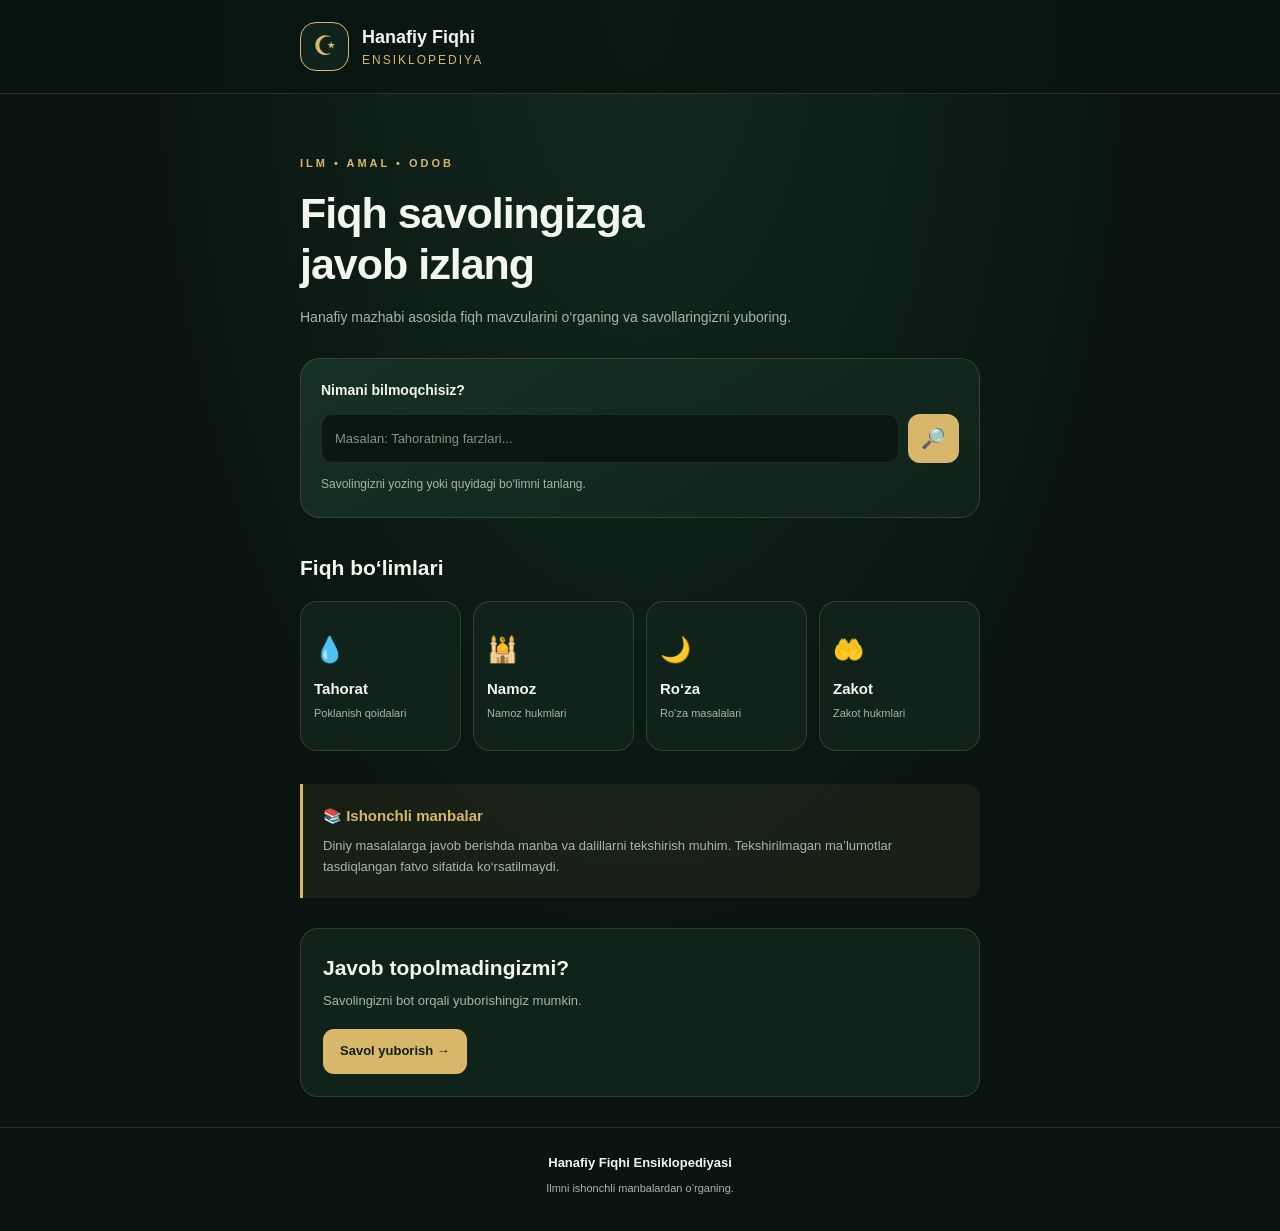
<file: docs/index.html>
<!DOCTYPE html>
<html lang="uz">
<head>
  <meta charset="UTF-8">
  <meta name="viewport" content="width=device-width, initial-scale=1.0">
  <meta name="theme-color" content="#102a24">
  <meta name="description" content="Hanafiy fiqhi bo‘yicha manbalarga asoslangan savol-javob ensiklopediyasi.">
  <title>Hanafiy Fiqhi Ensiklopediyasi</title>
  <link rel="stylesheet" href="style.css">
  <link rel="manifest" href="manifest.json">
  <script src="https://telegram.org/js/telegram-web-app.js"></script>
</head>
<body>
  <header class="header">
    <div class="logo">☪</div>
    <div>
      <h1>Hanafiy Fiqhi</h1>
      <p>Ensiklopediya</p>
    </div>
  </header>

  <main class="container">
    <section class="welcome">
      <span class="eyebrow">ILM • AMAL • ODOB</span>
      <h2>Fiqh savolingizga<br>javob izlang</h2>
      <p>Hanafiy mazhabi asosida fiqh mavzularini o‘rganing va savollaringizni yuboring.</p>
    </section>

    <section class="search-section">
      <label for="search">Nimani bilmoqchisiz?</label>
      <div class="search-box">
        <input id="search" type="search" placeholder="Masalan: Tahoratning farzlari..." autocomplete="off">
        <button id="searchBtn" type="button" aria-label="Qidirish">🔎</button>
      </div>
      <p id="searchMessage" role="status" aria-live="polite">Savolingizni yozing yoki quyidagi bo‘limni tanlang.</p>
    </section>

    <section class="categories">
      <h2>Fiqh bo‘limlari</h2>
      <div class="category-grid">
        <button class="category" type="button" data-topic="Tahorat">
          <span>💧</span><strong>Tahorat</strong><small>Poklanish qoidalari</small>
        </button>
        <button class="category" type="button" data-topic="Namoz">
          <span>🕌</span><strong>Namoz</strong><small>Namoz hukmlari</small>
        </button>
        <button class="category" type="button" data-topic="Ro‘za">
          <span>🌙</span><strong>Ro‘za</strong><small>Ro‘za masalalari</small>
        </button>
        <button class="category" type="button" data-topic="Zakot">
          <span>🤲</span><strong>Zakot</strong><small>Zakot hukmlari</small>
        </button>
      </div>
    </section>

    <section class="notice">
      <h3>📚 Ishonchli manbalar</h3>
      <p>Diniy masalalarga javob berishda manba va dalillarni tekshirish muhim. Tekshirilmagan ma’lumotlar tasdiqlangan fatvo sifatida ko‘rsatilmaydi.</p>
    </section>

    <section class="question-section">
      <h2>Javob topolmadingizmi?</h2>
      <p>Savolingizni bot orqali yuborishingiz mumkin.</p>
      <button class="question-button" type="button" id="askQuestionBtn">Savol yuborish →</button>
    </section>
  </main>

  <footer class="footer">
    <p>Hanafiy Fiqhi Ensiklopediyasi</p>
    <small>Ilmni ishonchli manbalardan o‘rganing.</small>
  </footer>

  <script src="app.js"></script>
</body>
</html>
</file>
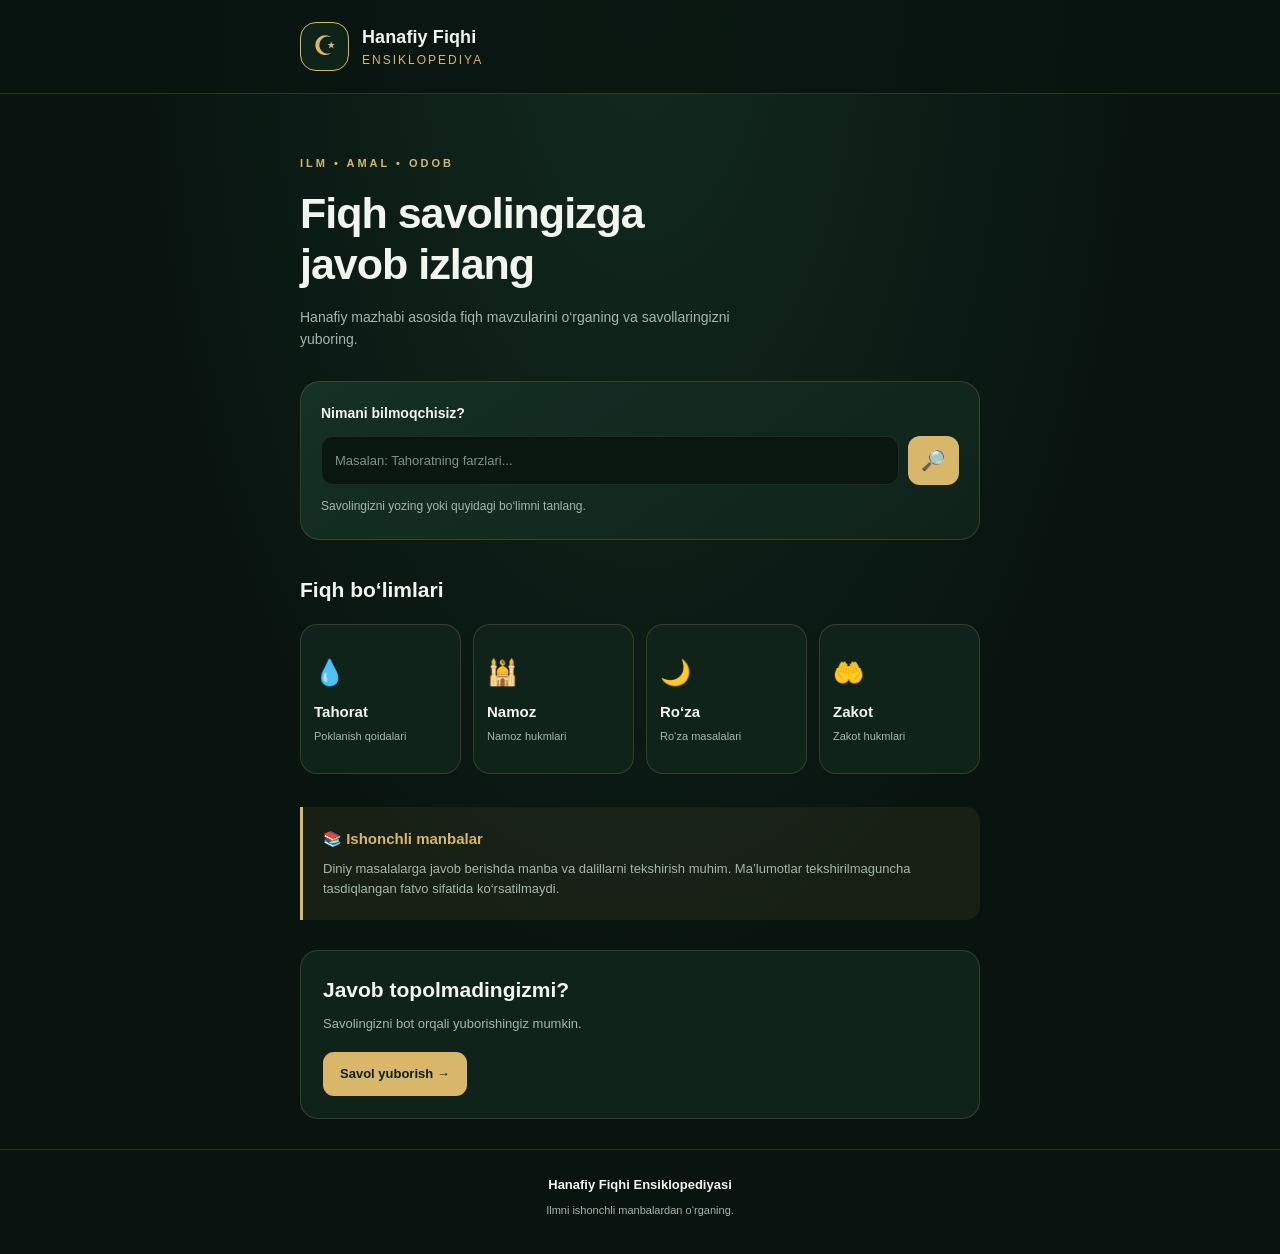
<file: web/index.html>
<!DOCTYPE html>
<html lang="uz">
<head>
  <meta charset="UTF-8">
  <meta name="viewport" content="width=device-width, initial-scale=1.0">
  <meta name="theme-color" content="#102a24">
  <meta name="description" content="Hanafiy fiqhi bo‘yicha manbalarga asoslangan savol-javob ensiklopediyasi.">

  <title>Hanafiy Fiqhi Ensiklopediyasi</title>

  <link rel="stylesheet" href="style.css">
  <link rel="manifest" href="manifest.json">

  <script src="https://telegram.org/js/telegram-web-app.js"></script>
</head>

<body>
  <header class="header">
    <div class="logo">☪</div>
    <div>
      <h1>Hanafiy Fiqhi</h1>
      <p>Ensiklopediya</p>
    </div>
  </header>

  <main class="container">
    <section class="welcome">
      <span class="eyebrow">ILM • AMAL • ODOB</span>
      <h2>Fiqh savolingizga<br>javob izlang</h2>
      <p>
        Hanafiy mazhabi asosida fiqh mavzularini
        o‘rganing va savollaringizni yuboring.
      </p>
    </section>

    <section class="search-section">
      <label for="search">Nimani bilmoqchisiz?</label>

      <div class="search-box">
        <input
          id="search"
          type="search"
          placeholder="Masalan: Tahoratning farzlari..."
          autocomplete="off"
        >
        <button id="searchBtn" type="button" aria-label="Qidirish">
          🔎
        </button>
      </div>

      <p id="searchMessage" role="status" aria-live="polite">
        Savolingizni yozing yoki quyidagi bo‘limni tanlang.
      </p>
    </section>

    <section class="categories">
      <h2>Fiqh bo‘limlari</h2>

      <div class="category-grid">
        <button class="category" type="button" data-topic="Tahorat">
          <span>💧</span>
          <strong>Tahorat</strong>
          <small>Poklanish qoidalari</small>
        </button>

        <button class="category" type="button" data-topic="Namoz">
          <span>🕌</span>
          <strong>Namoz</strong>
          <small>Namoz hukmlari</small>
        </button>

        <button class="category" type="button" data-topic="Ro‘za">
          <span>🌙</span>
          <strong>Ro‘za</strong>
          <small>Ro‘za masalalari</small>
        </button>

        <button class="category" type="button" data-topic="Zakot">
          <span>🤲</span>
          <strong>Zakot</strong>
          <small>Zakot hukmlari</small>
        </button>
      </div>
    </section>

    <section class="notice">
      <h3>📚 Ishonchli manbalar</h3>
      <p>
        Diniy masalalarga javob berishda manba va dalillarni
        tekshirish muhim. Ma’lumotlar tekshirilmaguncha
        tasdiqlangan fatvo sifatida ko‘rsatilmaydi.
      </p>
    </section>

    <section class="question-section">
      <h2>Javob topolmadingizmi?</h2>
      <p>Savolingizni bot orqali yuborishingiz mumkin.</p>
      <button
        class="question-button"
        type="button"
        id="askQuestionBtn"
      >
        Savol yuborish →
      </button>
    </section>
  </main>

  <footer class="footer">
    <p>Hanafiy Fiqhi Ensiklopediyasi</p>
    <small>Ilmni ishonchli manbalardan o‘rganing.</small>
  </footer>

  <script src="app.js"></script>
</body>
</html>
</file>
<file: docs/style.css>
:root {
  --bg: #091410;
  --panel: #10231b;
  --panel-light: #163126;
  --gold: #d8b66a;
  --text: #f3f5ef;
  --muted: #a6b6aa;
  --border: rgba(216, 182, 106, 0.19);
}

* {
  box-sizing: border-box;
  margin: 0;
  padding: 0;
}

html {
  scroll-behavior: smooth;
}

body {
  min-height: 100vh;
  background:
    radial-gradient(ellipse at top, rgba(35, 83, 60, 0.35), transparent 55%),
    var(--bg);
  color: var(--text);
  font-family: Arial, Helvetica, sans-serif;
  line-height: 1.6;
}

button, input {
  font: inherit;
}

button {
  cursor: pointer;
  -webkit-tap-highlight-color: transparent;
}

.header {
  display: flex;
  align-items: center;
  gap: 13px;
  padding: 22px 20px;
  border-bottom: 1px solid var(--border);
  background: rgba(9, 20, 16, 0.85);
}

.logo {
  display: grid;
  place-items: center;
  width: 49px;
  height: 49px;
  flex-shrink: 0;
  border: 1px solid var(--gold);
  border-radius: 16px;
  color: var(--gold);
  font-size: 27px;
  background: var(--panel);
}

.header h1 {
  font-size: 18px;
  font-weight: 750;
}

.header p {
  color: var(--gold);
  font-size: 12px;
  letter-spacing: 2px;
  text-transform: uppercase;
}

.container {
  width: min(100% - 32px, 680px);
  margin: 0 auto;
}

.welcome {
  padding: 43px 0 30px;
}

.eyebrow {
  display: inline-block;
  margin-bottom: 15px;
  color: var(--gold);
  font-size: 11px;
  font-weight: 700;
  letter-spacing: 3px;
}

.welcome h2 {
  margin-bottom: 15px;
  font-size: clamp(30px, 7vw, 43px);
  font-weight: 800;
  line-height: 1.2;
  letter-spacing: -1px;
}

.welcome p, .question-section p, .notice p {
  color: var(--muted);
  font-size: 14px;
}

.search-section {
  padding: 20px;
  border: 1px solid var(--border);
  border-radius: 20px;
  background: linear-gradient(145deg, rgba(22, 49, 38, 0.96), rgba(16, 35, 27, 0.96));
}

.search-section label {
  display: block;
  margin-bottom: 12px;
  font-size: 14px;
  font-weight: 700;
}

.search-box {
  display: flex;
  gap: 9px;
}

.search-box input {
  min-width: 0;
  width: 100%;
  height: 49px;
  padding: 0 13px;
  border: 1px solid rgba(255, 255, 255, 0.09);
  border-radius: 12px;
  outline: none;
  background: #091710;
  color: var(--text);
  font-size: 13px;
}

.search-box input:focus {
  border-color: var(--gold);
}

.search-box input::placeholder {
  color: #819388;
}

.search-box button {
  width: 51px;
  min-width: 51px;
  border: none;
  border-radius: 12px;
  background: var(--gold);
  color: #152219;
  font-size: 20px;
}

#searchMessage {
  min-height: 22px;
  margin-top: 12px;
  color: var(--muted);
  font-size: 12px;
  overflow-wrap: anywhere;
}

.categories {
  padding: 33px 0;
}

.categories h2, .question-section h2 {
  margin-bottom: 17px;
  font-size: 21px;
}

.category-grid {
  display: grid;
  grid-template-columns: repeat(2, minmax(0, 1fr));
  gap: 12px;
}

.category {
  display: flex;
  min-height: 142px;
  flex-direction: column;
  align-items: flex-start;
  justify-content: center;
  padding: 18px;
  border: 1px solid var(--border);
  border-radius: 17px;
  background: var(--panel);
  color: var(--text);
  text-align: left;
  transition: background 0.2s, border-color 0.2s, transform 0.2s;
}

.category:hover {
  border-color: var(--gold);
  background: var(--panel-light);
}

.category:active {
  transform: scale(0.98);
}

.category span {
  margin-bottom: 8px;
  font-size: 25px;
}

.category strong {
  font-size: 15px;
}

.category small {
  margin-top: 4px;
  color: var(--muted);
  font-size: 11px;
}

.notice {
  padding: 20px;
  border-left: 3px solid var(--gold);
  border-radius: 0 14px 14px 0;
  background: rgba(216, 182, 106, 0.07);
}

.notice h3 {
  margin-bottom: 8px;
  color: var(--gold);
  font-size: 15px;
}

.notice p {
  font-size: 13px;
}

.question-section {
  margin: 30px 0;
  padding: 22px;
  border: 1px solid var(--border);
  border-radius: 18px;
  background: var(--panel);
}

.question-section h2 {
  margin-bottom: 7px;
}

.question-section p {
  margin-bottom: 17px;
  font-size: 13px;
}

.question-button {
  padding: 12px 17px;
  border: none;
  border-radius: 11px;
  background: var(--gold);
  color: #102019;
  font-size: 13px;
  font-weight: 750;
}

.footer {
  padding: 25px 15px 32px;
  border-top: 1px solid var(--border);
  color: var(--muted);
  text-align: center;
}

.footer p {
  color: var(--text);
  font-size: 13px;
  font-weight: 700;
}

.footer small {
  font-size: 11px;
}

button:focus-visible, input:focus-visible {
  outline: 2px solid var(--gold);
  outline-offset: 3px;
}

@media (min-width: 600px) {
  .header {
    padding-right: max(24px, calc((100% - 680px) / 2));
    padding-left: max(24px, calc((100% - 680px) / 2));
  }

  .welcome {
    padding-top: 55px;
  }

  .category-grid {
    grid-template-columns: repeat(4, minmax(0, 1fr));
  }

  .category {
    min-height: 150px;
    padding: 13px;
  }
}

@media (prefers-reduced-motion: reduce) {
  *, *::before, *::after {
    scroll-behavior: auto !important;
    transition: none !important;
  }
}
</file>
<file: web/style.css>
:root {
  --bg: #091410;
  --panel: #10231b;
  --panel-light: #163126;
  --gold: #d8b66a;
  --text: #f3f5ef;
  --muted: #a6b6aa;
  --border: rgba(216, 182, 106, 0.19);
}

* {
  box-sizing: border-box;
  margin: 0;
  padding: 0;
}

html {
  scroll-behavior: smooth;
}

body {
  min-height: 100vh;
  background:
    radial-gradient(
      ellipse at top,
      rgba(35, 83, 60, 0.35),
      transparent 55%
    ),
    var(--bg);
  color: var(--text);
  font-family: Arial, Helvetica, sans-serif;
  line-height: 1.6;
}

button,
input {
  font: inherit;
}

button {
  cursor: pointer;
  -webkit-tap-highlight-color: transparent;
}

.header {
  width: 100%;
  display: flex;
  align-items: center;
  gap: 13px;
  padding: 22px 20px;
  border-bottom: 1px solid var(--border);
  background: rgba(9, 20, 16, 0.85);
}

.logo {
  display: grid;
  place-items: center;
  width: 49px;
  height: 49px;
  flex-shrink: 0;
  border: 1px solid var(--gold);
  border-radius: 16px;
  color: var(--gold);
  font-size: 27px;
  background: var(--panel);
}

.header h1 {
  font-size: 18px;
  font-weight: 750;
  letter-spacing: 0.1px;
}

.header p {
  color: var(--gold);
  font-size: 12px;
  letter-spacing: 2px;
  text-transform: uppercase;
}

.container {
  width: min(100% - 32px, 680px);
  margin: 0 auto;
}

.welcome {
  padding: 43px 0 30px;
}

.eyebrow {
  display: inline-block;
  margin-bottom: 15px;
  color: var(--gold);
  font-size: 11px;
  font-weight: 700;
  letter-spacing: 3px;
}

.welcome h2 {
  margin-bottom: 15px;
  font-size: clamp(30px, 7vw, 43px);
  font-weight: 800;
  line-height: 1.2;
  letter-spacing: -1px;
}

.welcome p {
  max-width: 460px;
  color: var(--muted);
  font-size: 14px;
}

.search-section {
  padding: 20px;
  border: 1px solid var(--border);
  border-radius: 20px;
  background: linear-gradient(
    145deg,
    rgba(22, 49, 38, 0.96),
    rgba(16, 35, 27, 0.96)
  );
}

.search-section label {
  display: block;
  margin-bottom: 12px;
  font-size: 14px;
  font-weight: 700;
}

.search-box {
  display: flex;
  gap: 9px;
}

.search-box input {
  min-width: 0;
  width: 100%;
  height: 49px;
  padding: 0 13px;
  border: 1px solid rgba(255, 255, 255, 0.09);
  border-radius: 12px;
  outline: none;
  background: #091710;
  color: var(--text);
  font-size: 13px;
}

.search-box input:focus {
  border-color: var(--gold);
}

.search-box input::placeholder {
  color: #819388;
}

.search-box button {
  width: 51px;
  min-width: 51px;
  border: none;
  border-radius: 12px;
  background: var(--gold);
  color: #152219;
  font-size: 20px;
  transition: transform 0.2s, opacity 0.2s;
}

.search-box button:active {
  transform: scale(0.95);
}

#searchMessage {
  min-height: 22px;
  margin-top: 12px;
  color: var(--muted);
  font-size: 12px;
  overflow-wrap: anywhere;
}

.categories {
  padding: 33px 0;
}

.categories h2,
.question-section h2 {
  margin-bottom: 17px;
  font-size: 21px;
}

.category-grid {
  display: grid;
  grid-template-columns: repeat(2, minmax(0, 1fr));
  gap: 12px;
}

.category {
  display: flex;
  min-height: 142px;
  flex-direction: column;
  align-items: flex-start;
  justify-content: center;
  padding: 18px;
  border: 1px solid var(--border);
  border-radius: 17px;
  background: var(--panel);
  color: var(--text);
  text-align: left;
  transition:
    background 0.2s,
    border-color 0.2s,
    transform 0.2s;
}

.category:hover {
  border-color: var(--gold);
  background: var(--panel-light);
}

.category:active {
  transform: scale(0.98);
}

.category span {
  margin-bottom: 8px;
  font-size: 25px;
}

.category strong {
  font-size: 15px;
}

.category small {
  margin-top: 4px;
  color: var(--muted);
  font-size: 11px;
}

.notice {
  padding: 20px;
  border-left: 3px solid var(--gold);
  border-radius: 0 14px 14px 0;
  background: rgba(216, 182, 106, 0.07);
}

.notice h3 {
  margin-bottom: 8px;
  color: var(--gold);
  font-size: 15px;
}

.notice p {
  color: var(--muted);
  font-size: 13px;
}

.question-section {
  margin: 30px 0;
  padding: 22px;
  border: 1px solid var(--border);
  border-radius: 18px;
  background: var(--panel);
}

.question-section h2 {
  margin-bottom: 7px;
}

.question-section p {
  margin-bottom: 17px;
  color: var(--muted);
  font-size: 13px;
}

.question-button {
  padding: 12px 17px;
  border: none;
  border-radius: 11px;
  background: var(--gold);
  color: #102019;
  font-size: 13px;
  font-weight: 750;
}

.question-button:hover {
  opacity: 0.9;
}

.footer {
  padding: 25px 15px 32px;
  border-top: 1px solid var(--border);
  color: var(--muted);
  text-align: center;
}

.footer p {
  color: var(--text);
  font-size: 13px;
  font-weight: 700;
}

.footer small {
  font-size: 11px;
}

button:focus-visible,
input:focus-visible {
  outline: 2px solid var(--gold);
  outline-offset: 3px;
}

@media (min-width: 600px) {
  .header {
    padding-right: max(24px, calc((100% - 680px) / 2));
    padding-left: max(24px, calc((100% - 680px) / 2));
  }

  .welcome {
    padding-top: 55px;
  }

  .category-grid {
    grid-template-columns: repeat(4, minmax(0, 1fr));
  }

  .category {
    min-height: 150px;
    padding: 13px;
  }
}

@media (prefers-reduced-motion: reduce) {
  *,
  *::before,
  *::after {
    scroll-behavior: auto !important;
    transition: none !important;
  }
}
</file>
